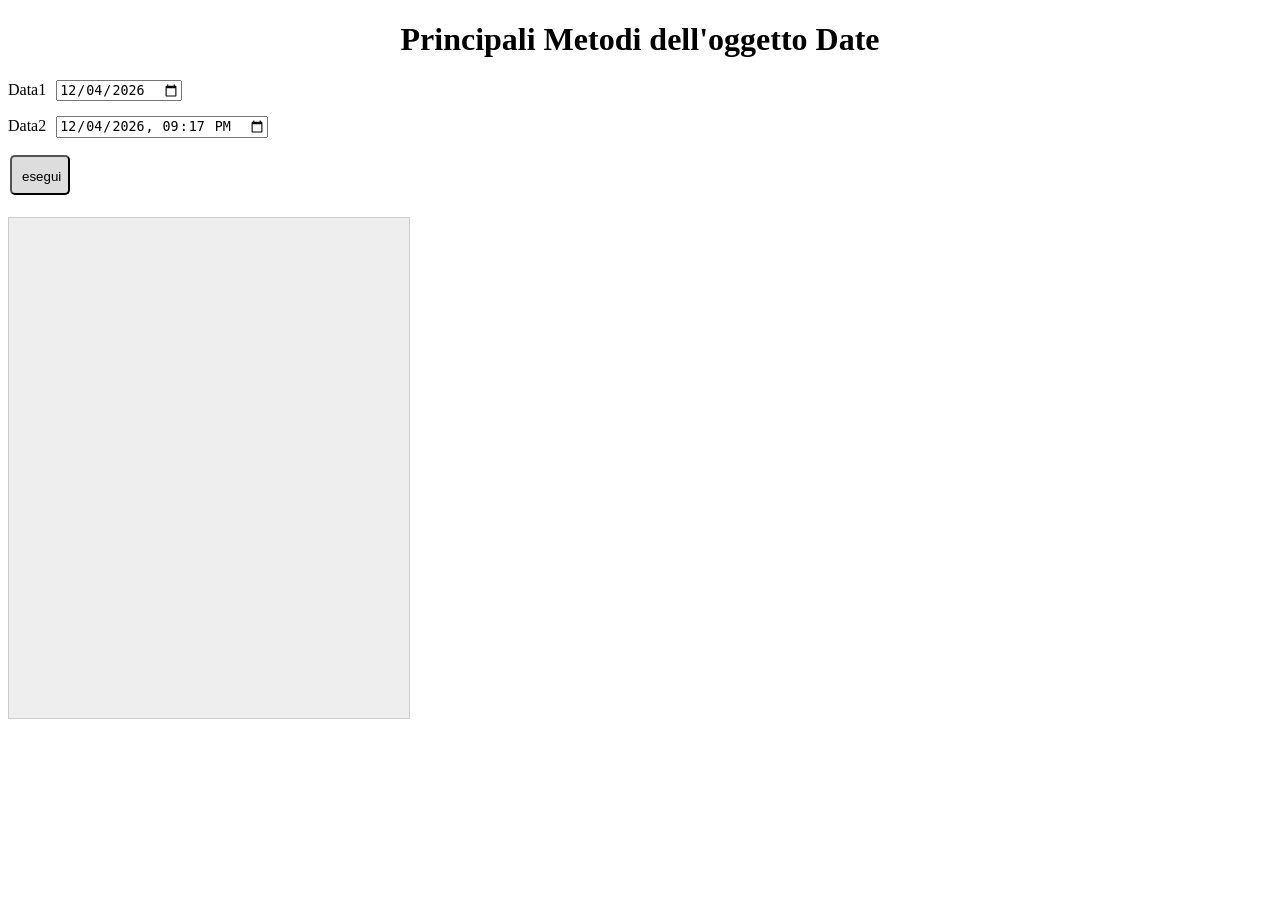
<file: 01 Richiami di JavaScript/Ese 01 Oggetto Date/index.html>
<!DOCTYPE html>
<html>
	<head>
		<title>DATE</title>
		<meta charset="UTF-8">
		<link rel="stylesheet" href="index.css"/>
		<script defer type="text/javascript" src="index.js"> </script>
	</head>

	<body>
		<h1> Principali Metodi dell'oggetto Date </h1>
		<span> Data1 </span> <input type="date" id="txtData1"> <br>
		<span> Data2 </span> <input type="datetime-local" id="txtData2"> <br>
		<button> esegui </button>

		<div id="log">	</div>
	</body>
</html>
</file>
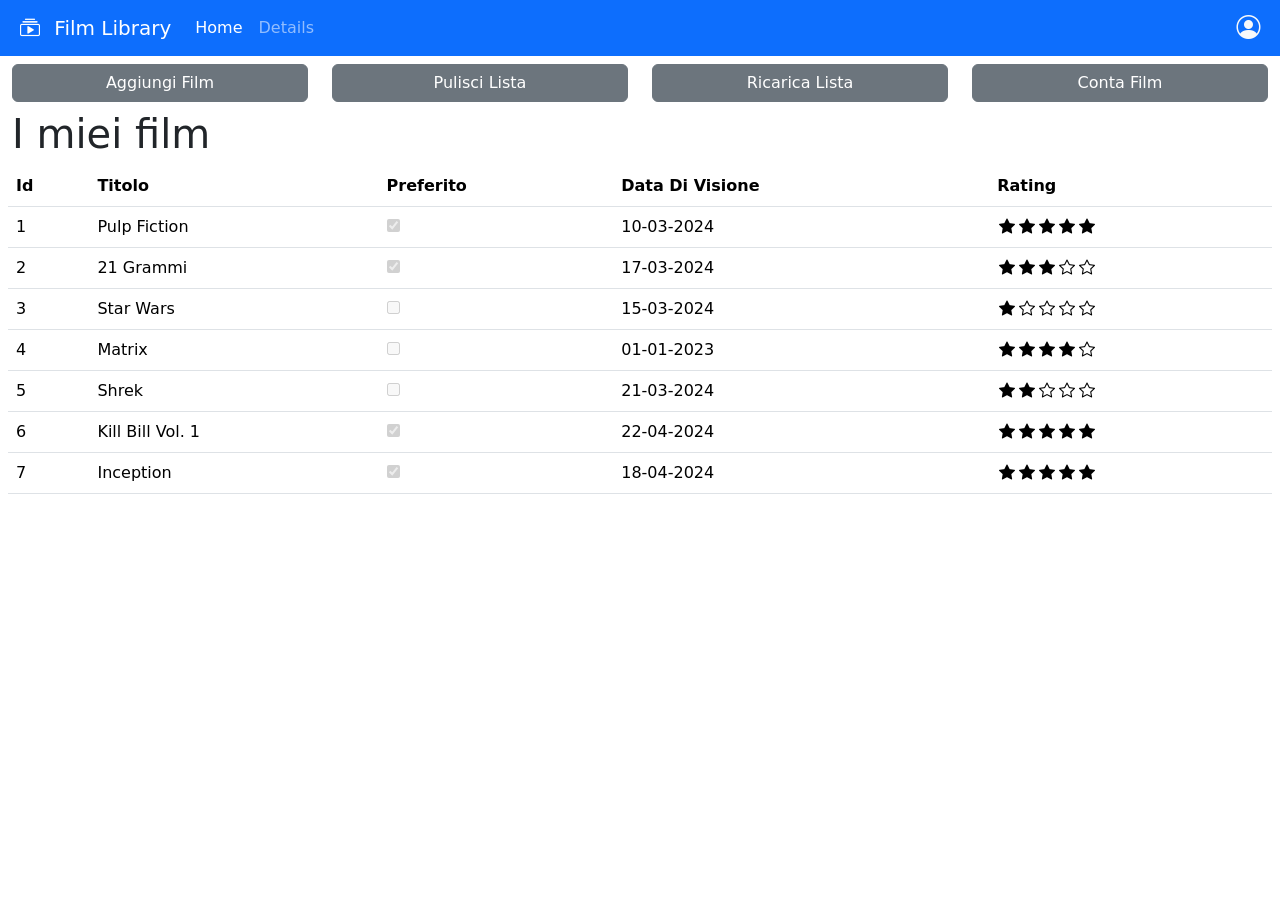
<file: 01 Richiami di JavaScript/Ese 02 Film/index.html>
<!DOCTYPE html>
<html>

<head>
    <title>Film Library</title>

    <!-- Bootstrap -->
    <link rel="stylesheet" href="bootstrap5/bootstrap.min.css" >
    <script src="bootstrap5/bootstrap.bundle.min.js"></script>
    <link rel="stylesheet" href="bootstrap5/bootstrap-icons.min.css">

    <!-- Local Files -->
    <link rel="stylesheet" href="index.css">
    <script src="index.js" defer></script>
</head>

<body>
    <!-- Modale conteggio Film -->
    <div class="modal fade" id="modal-count-films" tabindex="-1" >
        <div class="modal-dialog">
            <div class="modal-content">
                <div class="modal-header">
                    <h5 class="modal-title">Numero di film</h5>
					<!-- data-bs-dismiss fa sì che il button chiuda la modale -->
                    <button class="btn-close" data-bs-dismiss="modal"></button>
                </div>
                <div class="modal-body">
                    <p>Ci sono <span id="span-n-films"></span> film nella libreria</p>
                </div>
				<div class="modal-footer">
					<button class="btn btn-danger" data-bs-dismiss="modal">Chiudi</button>
					<button class="btn btn-success">Salva</button>
				</div>
            </div>
        </div>
    </div>
    
    <!-- Barra di navigazione Blu in alto -->
	<header>
		<!-- padding x = 1/2 spacer -->
        <nav class="navbar bg-primary navbar-dark navbar-expand-md  px-2">
            <div class="container-fluid">
			    <!-- icon and title-->
                <a class="navbar-brand" href="#">
					<i class="bi bi-collection-play me-2"></i>
					Film Library
				</a>
				<!-- Burger Button che compare quando si restringe la pagina -->
                <button class="navbar-toggler" data-bs-toggle="collapse"
                    data-bs-target="#navbarContent">
                    <span class="navbar-toggler-icon"></span>
                </button>				
				<!-- buttons -->
                <div class="collapse navbar-collapse" id="navbarContent">
					<!-- me = margin end (right) : impostato al valore auto 
					     mb = margin bottom : margin 0 per i teminali lg e 1/2 spacer in tutti gli altri casi -->
                    <ul class="navbar-nav me-auto mb-2 mb-lg-0">
                        <li class="nav-item">
                            <a class="nav-link active" href="#">Home</a>
                        </li>
                        <li class="nav-item">
                            <a class="nav-link" href="#">Details</a>
                        </li>
                    </ul>
					<!-- 2° contenitore automaticamente allineato a destra -->
                    <div>
						<!-- icona di login -->
                        <i class="bi bi-person-circle iconagrande text-light" id="btn-login"></i>
                    </div>
                </div>
            </div>
        </nav>
    </header>

    <main class="container-fluid">
	    <!-- visualizzato da js in corrispondenza del click sul pulsante di login -->
        <div class="alert alert-danger d-none alert-dismissible my-2 text-center" id="alert-login">
		    <!--  d-none significa display:none -->
            <i class="bi bi-exclamation-triangle"></i> 
			Login fallito. Riprova più tardi.
			<button class="btn-close"></button>
        </div>
        <div class="row">
			<!-- Nei terminali >= md il DIV occupa 3 celle.
			     Nei terminali  < md il DIV occupa l'intera riga 
				 my = margin asse y, cioè TOP e BOTTOM impostati a 1/2 spacer -->
            <div class="col-md-3 my-2">
                <button class="btn btn-secondary w-100" id="btn-add">Aggiungi Film</button>
            </div>
            <div class="col-md-3 my-2">
				<!-- 100% del genitore -->
                <button class="btn btn-secondary w-100" id="btnClear">Pulisci Lista</button>
            </div>
            <div class="col-md-3 my-2">
                <button class="btn btn-secondary w-100" id="btnReload">Ricarica Lista</button>
            </div>
            <div class="col-md-3 my-2">
                <button class="btn btn-secondary w-100" id="btnCount">Conta Film</button>
            </div>
        </div>
        <div class="row">
            <h1>I miei film</h1>
        </div>
		<!-- px = padding asse x cioè LEFT e RIGHT impostati a 1/2 spacer -->
        <div class="row px-2">
            <table class="table" id="film-table">
                <thead>
                    <tr>
                        <th>Id</th>
                        <th>Titolo</th>
                        <th>Preferito</th>
                        <th>Data Di Visione</th>
                        <th>Rating</th>
                    </tr>
                </thead>
                <tbody></tbody>
            </table>
        </div>
    </div>
    </main>
</body>

</html>
</file>
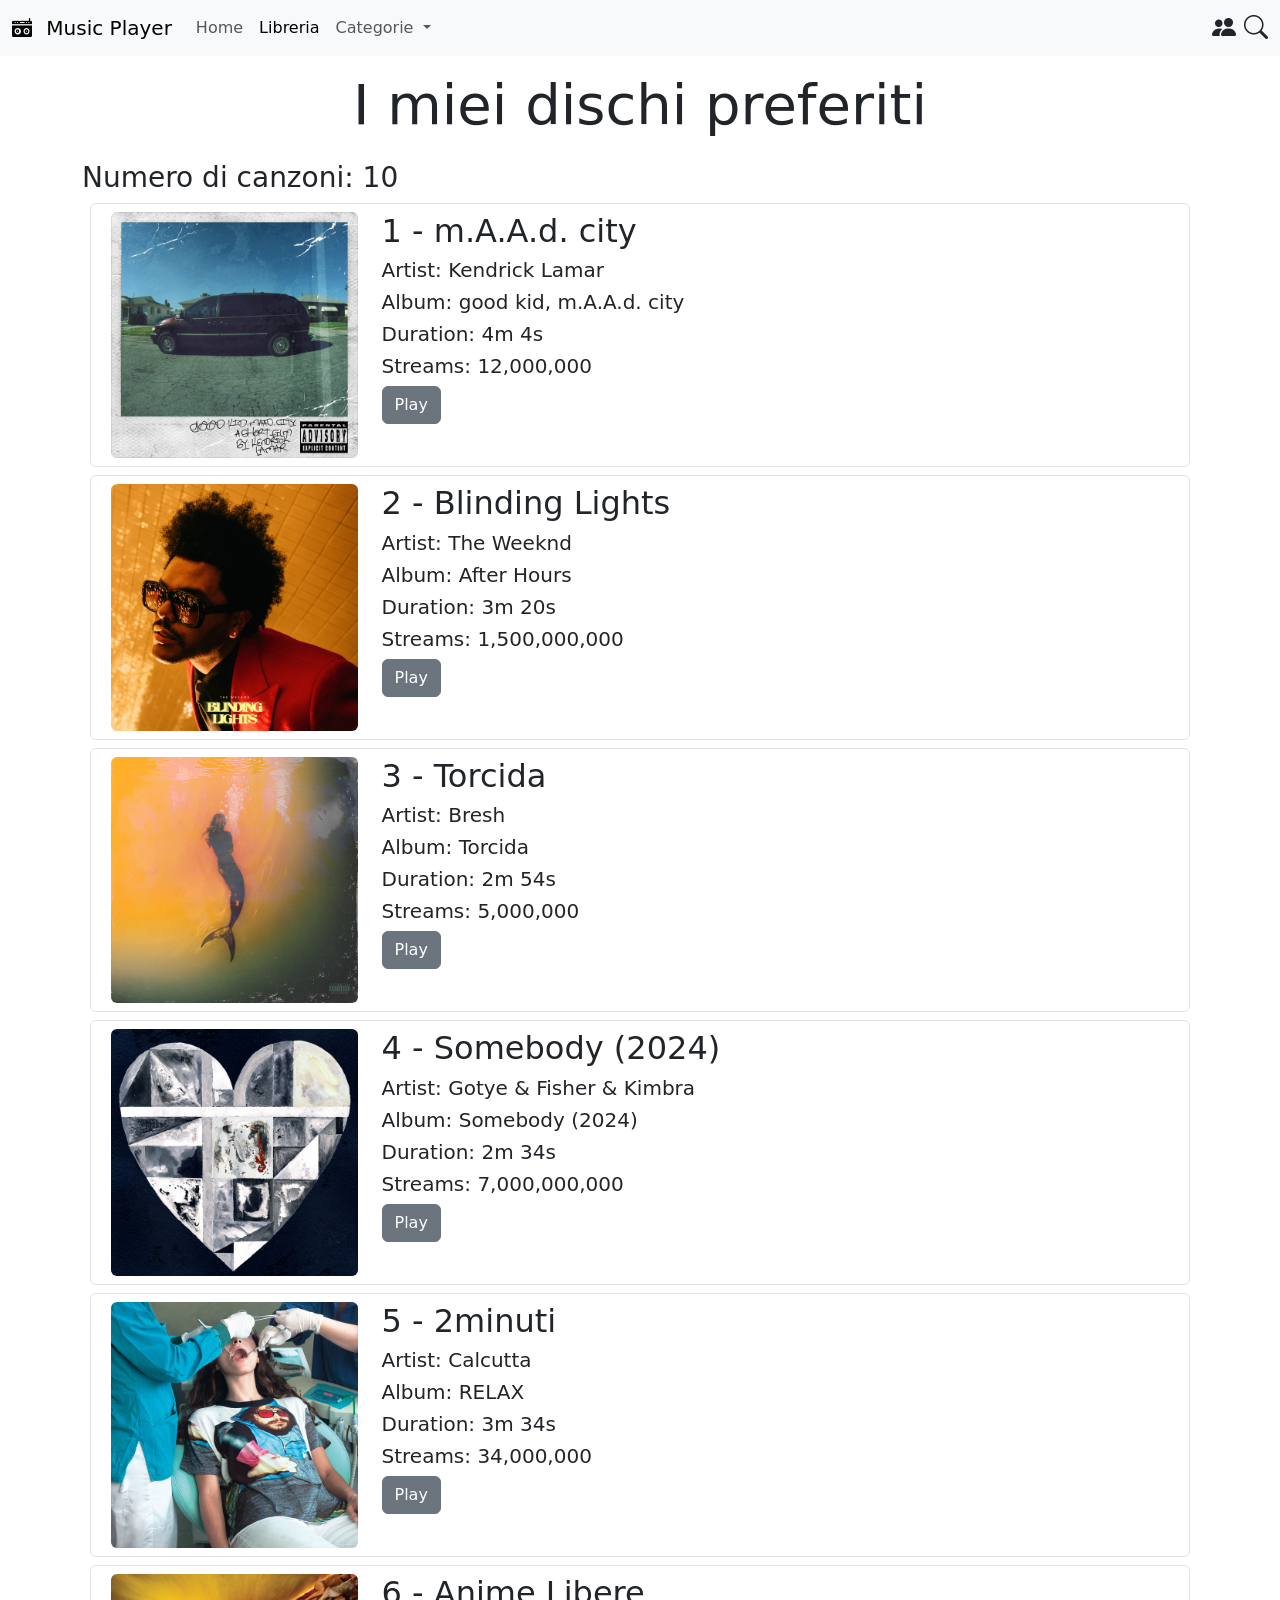
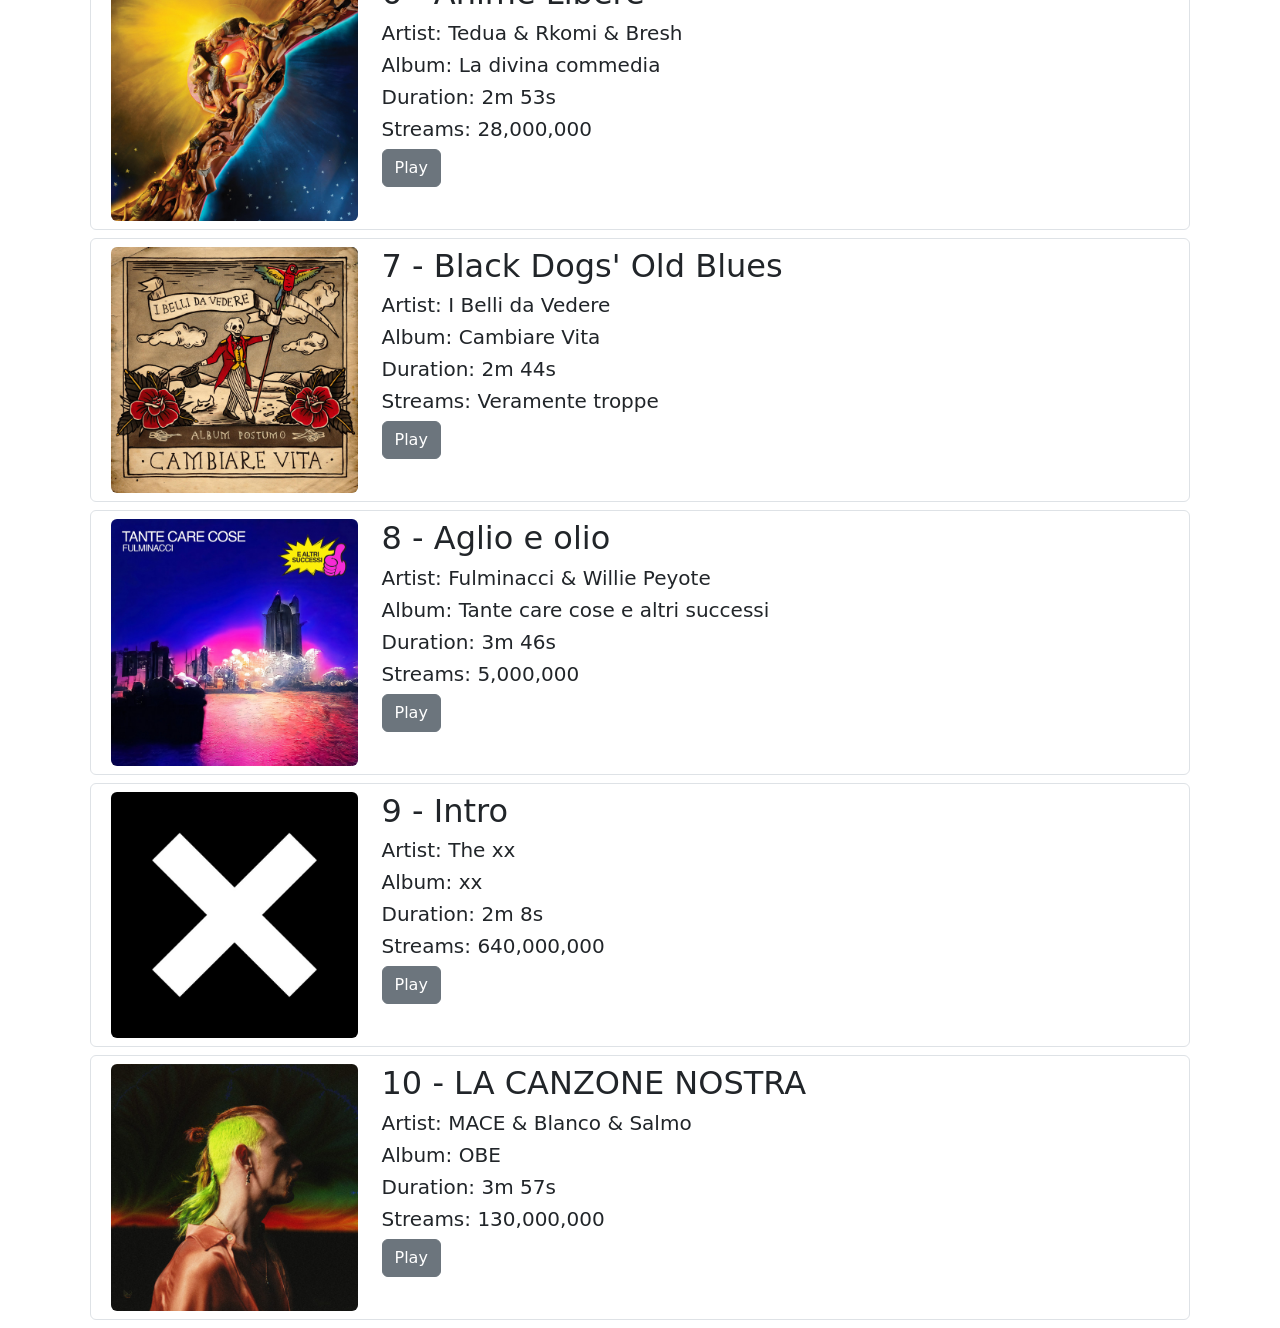
<file: 01 Richiami di JavaScript/Ese 03 Music/index.html>
<!DOCTYPE html>
<html>

<head>
    <title>Music Player</title>

    <!-- Bootstrap -->
    <link href="https://cdn.jsdelivr.net/npm/bootstrap@5.3.3/dist/css/bootstrap.min.css" rel="stylesheet"
        integrity="sha384-QWTKZyjpPEjISv5WaRU9OFeRpok6YctnYmDr5pNlyT2bRjXh0JMhjY6hW+ALEwIH" crossorigin="anonymous">
    <script src="https://cdn.jsdelivr.net/npm/bootstrap@5.3.3/dist/js/bootstrap.bundle.min.js"
        integrity="sha384-YvpcrYf0tY3lHB60NNkmXc5s9fDVZLESaAA55NDzOxhy9GkcIdslK1eN7N6jIeHz"
        crossorigin="anonymous"></script>
    <link rel="stylesheet" href="https://cdn.jsdelivr.net/npm/bootstrap-icons@1.11.3/font/bootstrap-icons.min.css">

    <!-- Local Files -->
    <link rel="stylesheet" href="index.css">
    <script src="songs.js"></script>
    <script src="index.js" defer></script>
</head>

<body>
    <!-- Barra di navigazione Blu in alto -->
    <header>
        <nav class="navbar navbar-expand-lg bg-light">
            <div class="container-fluid">
				<!-- icon and title-->
                <a class="navbar-brand" href="#">
                    <i class="bi bi-boombox-fill me-2"></i>
                    Music Player
                </a>
				<!-- Burger Button che compare quando si restringe la pagina -->
                <button class="navbar-toggler" data-bs-toggle="collapse"
                    data-bs-target="#navbarContent">
                    <span class="navbar-toggler-icon"></span>
                </button>
				<!-- buttons -->
                <div class="collapse navbar-collapse" id="navbarContent">
					<!-- me = margin end (right) : impostato al valore auto 
					     mb = margin bottom : margin 0 per i teminali >= lg e 
						 1/2 spacer in tutti gli altri casi -->				
                    <ul class="navbar-nav me-auto mb-2 mb-lg-0">
                        <li class="nav-item">
                            <a class="nav-link" href="#">Home</a>
                        </li>
                        <li class="nav-item">
                            <a class="nav-link active" href="#">Libreria</a>
                        </li>
                        <li class="nav-item dropdown">
                            <a class="nav-link dropdown-toggle" href="#"  data-bs-toggle="dropdown">
                                Categorie
                            </a>
                            <ul class="dropdown-menu">
                                <li><a class="dropdown-item active" href="#">All</a></li>
                                <li><a class="dropdown-item" href="#">Pop</a></li>
                                <li><a class="dropdown-item" href="#">Rap</a></li>
                                <li><a class="dropdown-item" href="#">Rock</a></li>
                            </ul>
                        </li>
                    </ul>
					<!-- 2° contenitore automaticamente allineato a destra -->
                    <div class="d-flex">
						<!-- icona amici -->
                        <i class="bi bi-people-fill me-2" id="i-friends"></i>
						<!-- icona search -->
                        <i class="bi bi-search" id="i-search"></i>
                    </div>
                </div>
            </div>
        </nav>
    </header>

    <div class="modal" id="play-modal" tabindex="-1" >
      <div class="modal-dialog">
        <div class="modal-content">
          <div class="modal-header">
            <h1 class="modal-title" id="exampleModalLabel">Ti piacerebbe!</h1>
            <button class="btn-close" data-bs-dismiss="modal"> </button>
          </div>
          <div class="modal-body">
            Paga qualche servizio di streaming vero se vuoi ascoltare <span id="song-title-modal"></span>.
          </div>
          <div class="modal-footer">
            <button class="btn btn-secondary" data-bs-dismiss="modal">Chiudi</button>
          </div>
        </div>
      </div>
    </div>
    
    <main class="container">
		<!-- DIV nascosto relativo agli amici -->
        <div class="alert alert-warning d-none my-2 text-center" id="alert-friends">
            Mi spiace, purtroppo non hai amici 
			<i class="bi bi-emoji-frown-fill"></i>
        </div>
		<!-- DIV nascosto relativo al search -->
        <input type="search" placeholder="Cerca..." class="w-100 my-2 d-none" id="txt-search"/>

        <h1>I miei dischi preferiti</h1>
		<div id="content"> </div>
    </main>
</body>

</html>
</file>
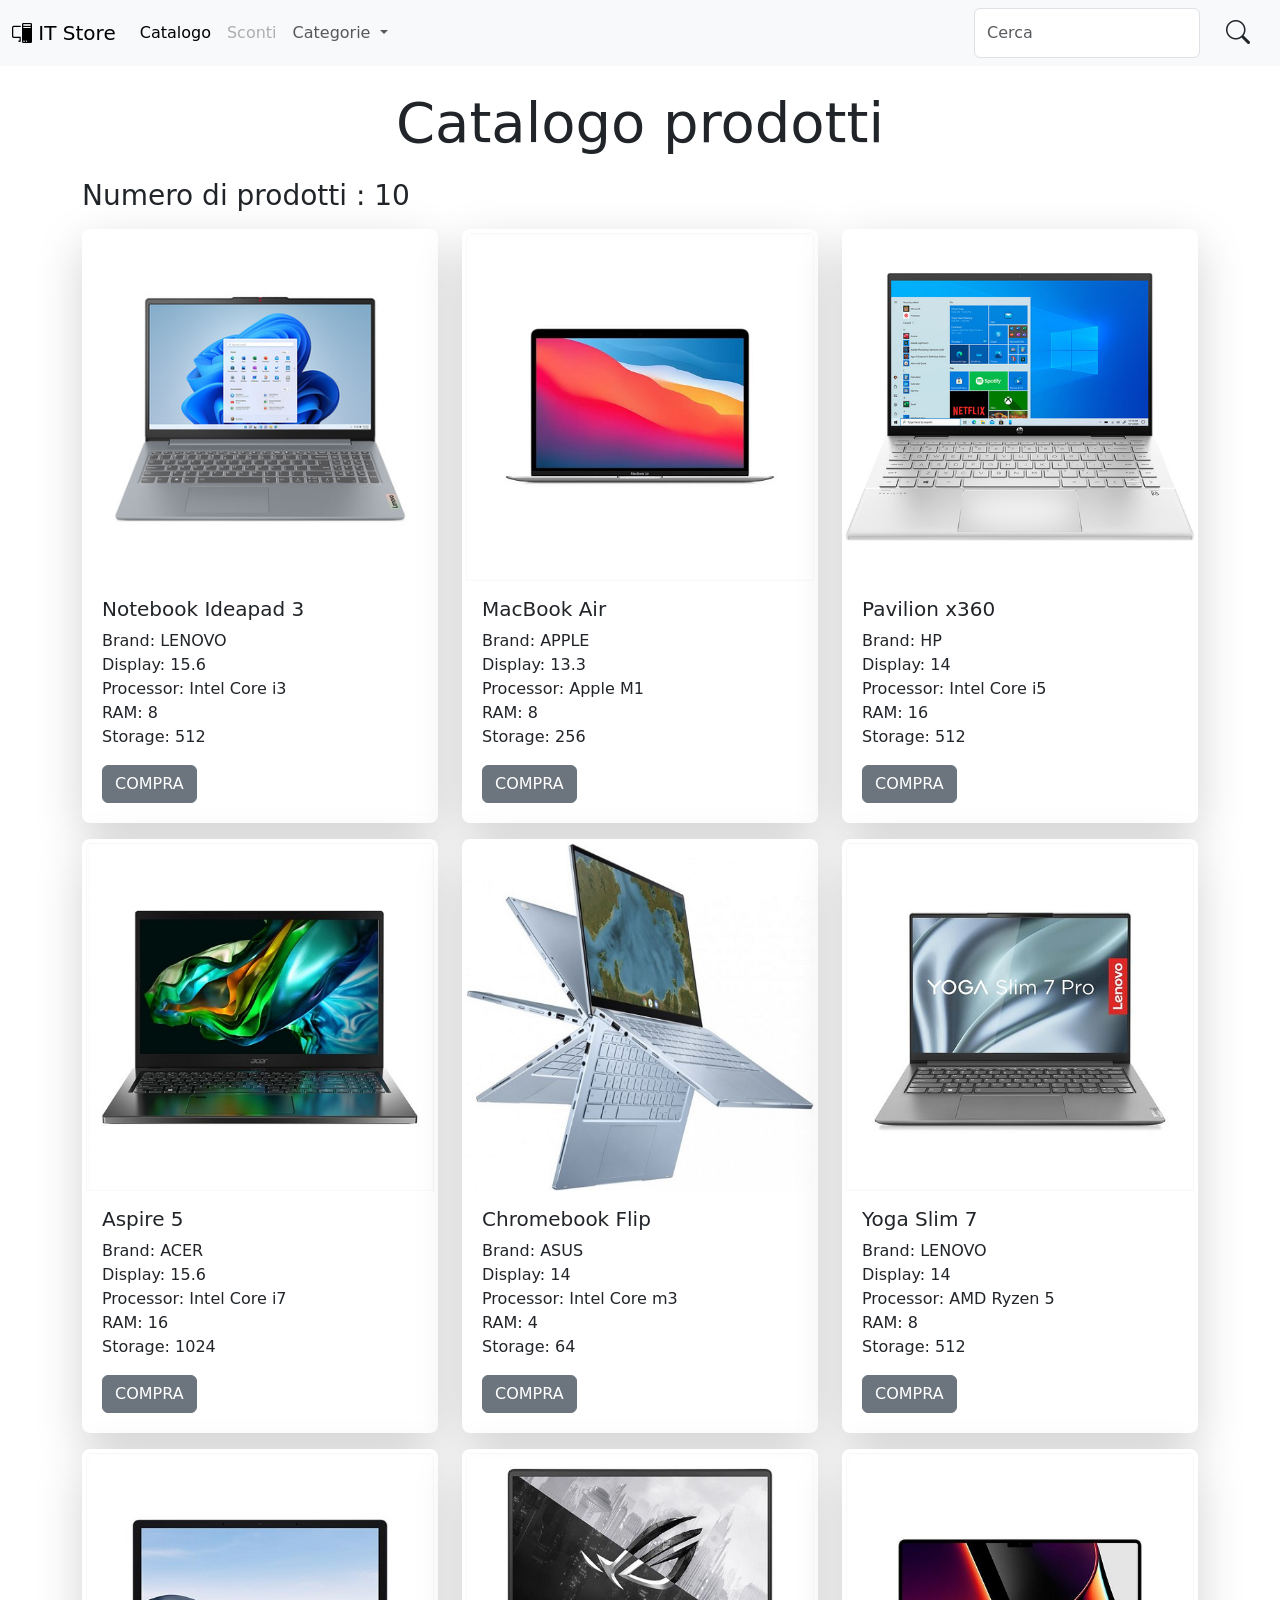
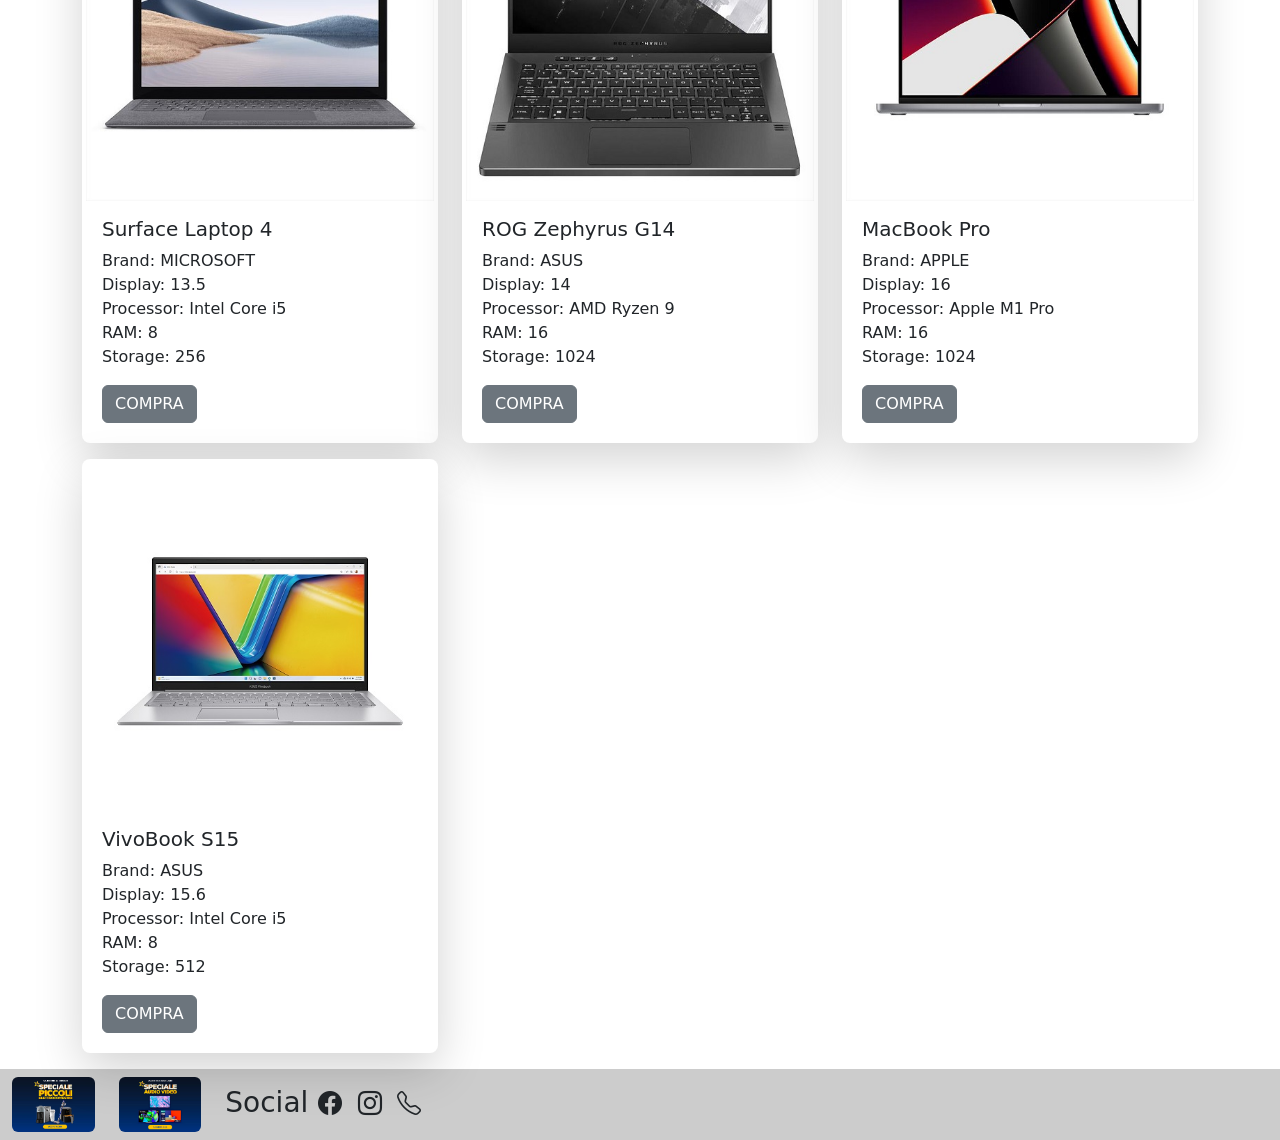
<file: 01 Richiami di JavaScript/Ese 04 Store/index.html>
<!DOCTYPE html>
<html>
<head>
    <title>IT Store</title>

    <!-- Bootstrap -->
    <link href="https://cdn.jsdelivr.net/npm/bootstrap@5.3.3/dist/css/bootstrap.min.css" rel="stylesheet"
        integrity="sha384-QWTKZyjpPEjISv5WaRU9OFeRpok6YctnYmDr5pNlyT2bRjXh0JMhjY6hW+ALEwIH" crossorigin="anonymous">
    <script src="https://cdn.jsdelivr.net/npm/bootstrap@5.3.3/dist/js/bootstrap.bundle.min.js"
        integrity="sha384-YvpcrYf0tY3lHB60NNkmXc5s9fDVZLESaAA55NDzOxhy9GkcIdslK1eN7N6jIeHz"
        crossorigin="anonymous"></script>
    <link rel="stylesheet" href="https://cdn.jsdelivr.net/npm/bootstrap-icons@1.11.3/font/bootstrap-icons.min.css">

    <!-- Local Files -->
    <link rel="stylesheet" href="index.css">
    <script src="store.js"></script>
    <script src="index.js" defer></script>
</head>

<body>
    <!-- Barra di navigazione Blu in alto -->
    <header>
        <nav class="navbar navbar-expand-lg bg-light">
            <div class="container-fluid">
				<!-- icon and title-->
                <a class="navbar-brand" href="#">
                    <i class="bi bi-pc-display"></i>
                    IT Store
                </a>
				<!-- Burger Button che compare quando si restringe la pagina -->
                <button class="navbar-toggler" data-bs-toggle="collapse"
                    data-bs-target="#navbarContent">
                    <span class="navbar-toggler-icon"></span>
                </button>
				<!-- buttons -->				
                <div class="collapse navbar-collapse" id="navbarContent">
					<!-- me = margin end (right) : impostato al valore auto 
					     mb = margin bottom : margin 0 per i teminali lg e 1/2 spacer in tutti gli altri casi -->				
                    <ul class="navbar-nav me-auto mb-2 mb-lg-0">
                        <li class="nav-item">
                            <a class="nav-link active" aria-current="page" href="#">Catalogo</a>
                        </li>
                        <li class="nav-item">
                            <a class="nav-link disabled" href="#">Sconti</a>
                        </li>
                        <li class="nav-item dropdown">
                            <a class="nav-link dropdown-toggle" href="#"  data-bs-toggle="dropdown">
                                Categorie
                            </a>
                            <ul class="dropdown-menu">
                                <li><a class="dropdown-item active" href="#">PC</a></li>
                                <li><a class="dropdown-item" href="#">Telefoni</a></li>
                                <li><a class="dropdown-item" href="#">Tv</a></li>
                                <li><a class="dropdown-item" href="#">Audio Player</a></li>
                            </ul>
                        </li>
                    </ul>
					<!-- 2° contenitore automaticamente allineato a destra -->
                    <div class="d-flex" id="form-search">
                        <input type="text" class="form-control me-2" id="txt-search" placeholder="Cerca">
                        <button class="btn" id="btn-search">
							<i class="bi bi-search" id="i-search"></i>
						</button>
                    </div>
                </div>
            </div>
        </nav>
    </header>

    <!-- Modal -->
    <div class="modal" id="buy-modal" tabindex="-1">
        <div class="modal-dialog">
            <div class="modal-content">
                <div class="modal-header">
                    <h2 class="modal-title" id="exampleModalLabel">Errore</h2>
                    <button type="button" class="btn-close" data-bs-dismiss="modal"> </button>
                </div>
                <div class="modal-body">
                    Il prodotto non è disponibile per la vendita.
                </div>
                <div class="modal-footer">
                    <button type="button" class="btn btn-secondary" data-bs-dismiss="modal">Chiudi</button>
                </div>
            </div>
        </div>
    </div>

    <main class="container">
        <div class="alert alert-secondary d-none text-center" id="alert-search">
           <span class="align-middle me-2"> Mi spiace, purtroppo la ricerca non è ancora stata implementata </span>
			<i class="bi bi-emoji-frown-fill fs-2 align-middle"></i>
        </div>
		
        <h1>Catalogo prodotti</h1>
		<div id="content"> </div>
    </main>

    <footer class="container-fluid sfondo">
        <div class="row">
            <div class="col-sm-2 col-lg-1">
                <img src="img/footer/img1.jpg" class="w-100 rounded" />
            </div>
            <div class="col-sm-2 col-lg-1">
                <img src="img/footer/img2.jpg" class="w-100 rounded" />
            </div>
            <div class="col align-self-center">
                <h3>Social</h3>
                <i class="bi bi-facebook"></i>
                <i class="bi bi-instagram"></i>
                <i class="bi bi-telephone"></i>
            </div>
        </div>
    </footer>
</body>

</html>
</file>
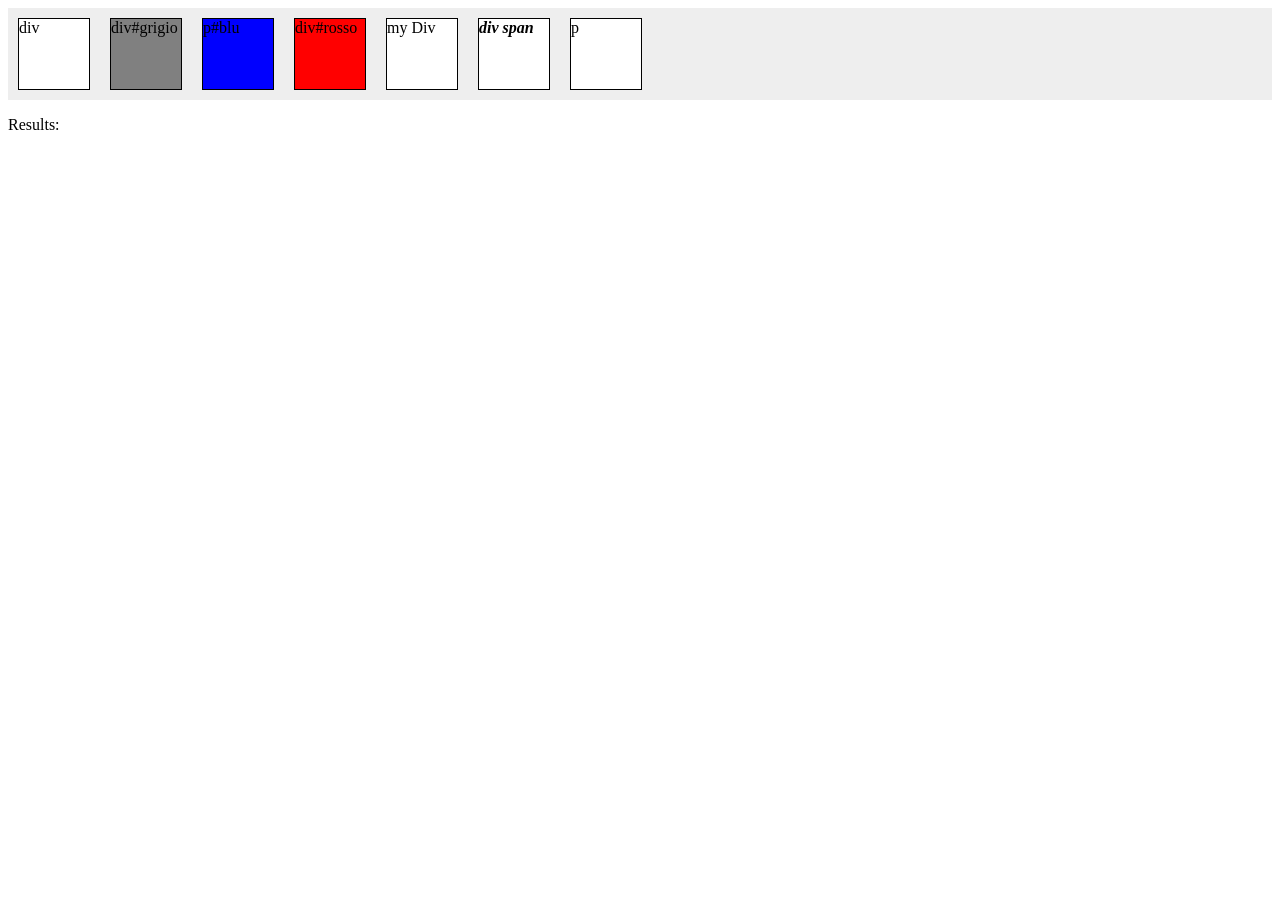
<file: 01 Richiami di JavaScript/Ese 05 pseudoselettori CSS/index.html>
<!DOCTYPE html>
  
<html>
<head lang="it">
    <meta charset="UTF-8">
    <title>Esercizio 11</title>
	<link rel="stylesheet" href="index.css"/>
    <script type="application/javascript" src="index.js"></script>
</head>

<body>
	<div id="wrapper">
	  <!-- 1 -->
		<div>div</div>		 
	  <!-- 2 -->
		<div id="grigio" style="background-color:gray">div#grigio</div>
	  <!-- 3 -->
		<p id="blu" style="background-color:blue">p#blu</p>
	  <!-- 4 -->
		<div id="rosso" style="background-color:red">div#rosso</div>	 
	  <!-- 5 -->
		<div> my Div </div>	 
	  <!-- 6 -->
		<div> <span style="font-style:italic;font-weight:bold"> div span </span> </div>	 
	  <!-- 7 -->
		<p>p</p>
	</div>	

	<p> Results: </p>
	<p id="txtRis"> </p> 
</body>
</html>
</file>
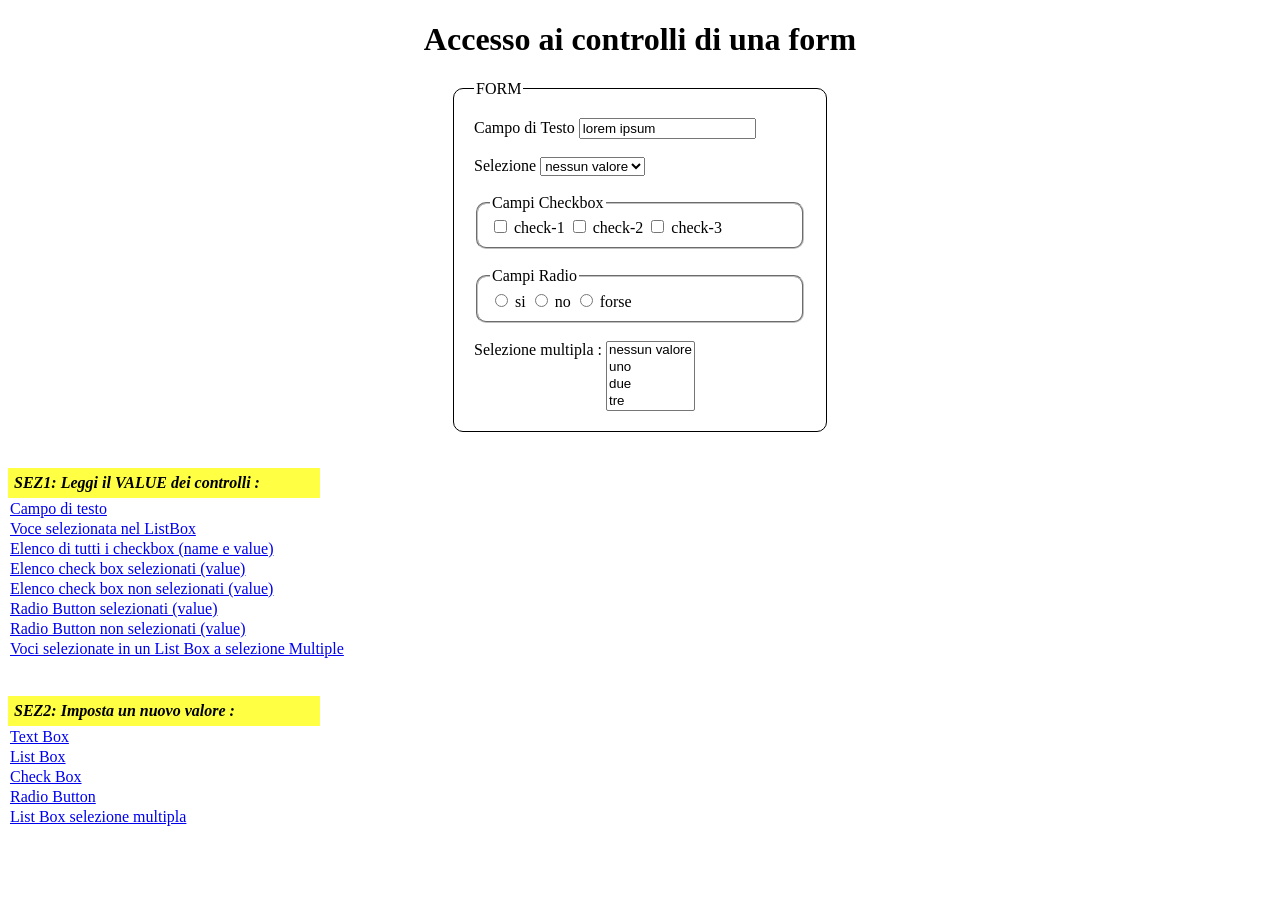
<file: 01 Richiami di JavaScript/Ese 07 Form e Controlli/index.html>
<!DOCTYPE html>
<html>

<head lang="it">
	<meta charset="UTF-8">
	<title>Ese07</title>
	<link rel="stylesheet" href="index.css" />
	<script defer src="index.js"></script>
</head>

<body>
	<h1>Accesso ai controlli di una form </h1>
	<fieldset>
		<legend> FORM </legend>
		<form id="form1">
			<!-- Text Box -->
			<label>
				Campo di Testo <input type="text" value="lorem ipsum" />
			</label>
			<br /> <br />

			<!-- List Box -->
			<label>
				Selezione
				<select>
					<!-- Notare che la prima option non ha value -->
					<option selected>nessun valore</option>
					<option value="1">uno</option>
					<option value="2">due</option>
					<option value="3">tre</option>
				</select>
			</label>
			<br /> <br />

			<!-- Check Box -->
			<fieldset style="width:300px">
				<legend>Campi Checkbox</legend>
				<label>
					<input type="checkbox" name="chk" value="opzione1" data-index="1" />
					check-1
				</label>
				<label>
					<input type="checkbox" name="chk" data-index="2" />
					check-2
				</label>
				<label>
					<input type="checkbox" name="chk" value="opzione3" data-index="3" />
					check-3
				</label>
			</fieldset>
			<br />

			<!-- Radio Button -->
			<fieldset style="width:300px">
				<legend>Campi Radio</legend>
				<label> <input type="radio" name="opt" value="si" data-index="1"/> si </label>
				<label> <input type="radio" name="opt" value="no" data-index="2"/> no </label>
				<label> <input type="radio" name="opt" value="forse" data-index="3"/> forse </label>
			</fieldset>
			<br />

			<!-- List Box a selezione multipla-->
			Selezione multipla :
			<select multiple>
				<option>nessun valore</option>
				<option value="1">uno</option>
				<option value="2">due</option>
				<option value="3">tre</option>
			</select>
		</form>
	</fieldset>


	<br /> <br />

	<div> SEZ1: Leggi il VALUE dei controlli :</div>
	<p><a href="#" onclick="visualizza(1);"> Campo di testo</a></p>
	<p><a href="javascript:visualizza(2);"> Voce selezionata nel ListBox</a></p>
	<p><a href="javascript:visualizza(3);"> Elenco di tutti i checkbox (name e value)</a></p>
	<p><a href="javascript:visualizza(4);"> Elenco check box selezionati (value)</a></p>
	<p><a href="javascript:visualizza(5);"> Elenco check box non selezionati (value)</a></p>
	<p><a href="javascript:visualizza(6);"> Radio Button selezionati (value)</a> </p>
	<p><a href="javascript:visualizza(7);"> Radio Button non selezionati (value)</a></p>
	<p><a href="javascript:visualizza(8);"> Voci selezionate in un List Box a selezione Multiple</a> </p>
	<br /> <br />

	<div> SEZ2: Imposta un nuovo valore :</div>
	<p><a href="javascript:imposta(1);">Text Box</a></p>
	<p><a href="javascript:imposta(2);">List Box</a></p>
	<p><a href="javascript:imposta(3);">Check Box</a></p>
	<p><a href="javascript:imposta(4);">Radio Button</a></p>
	<p><a href="javascript:imposta(5);">List Box selezione multipla</a></p>

</body>

</html>
</file>
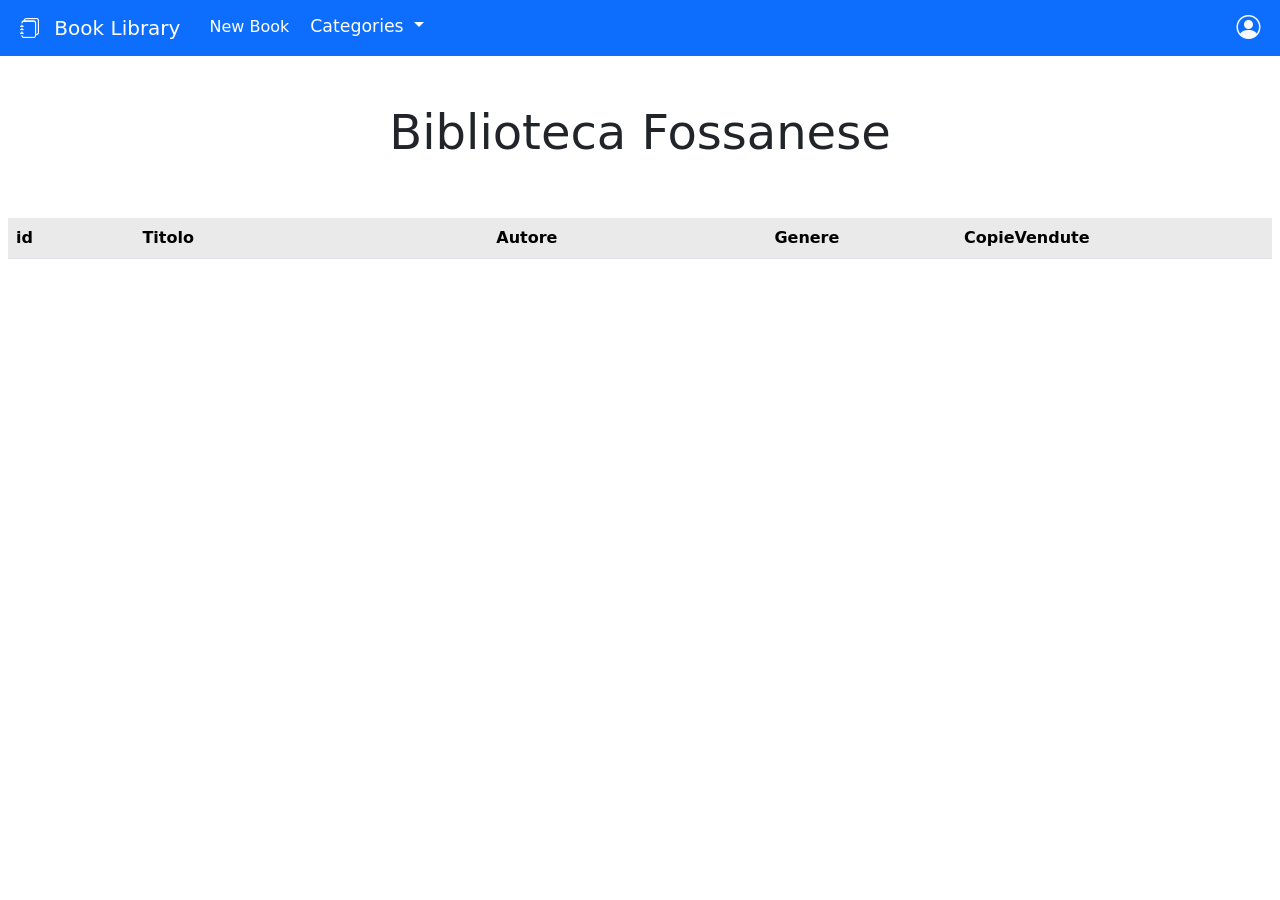
<file: 01 Richiami di JavaScript/Verifica Biblioteca/index.html>
<!DOCTYPE html>
<html>

<head>
    <title>Book Library</title>

    <!-- Bootstrap -->
    <link rel="stylesheet" href="./bootstrap5/bootstrap.min.css" >
    <link rel="stylesheet" href="./bootstrap5/bootstrap-icons.min.css">
    <script defer src="./bootstrap5/bootstrap.bundle.min.js"></script>

    <!-- Local Files -->
    <link rel="stylesheet" href="./index.css">
    <script src="./biblioteca.js"></script>
    <script defer src="./index.js"></script>
</head>

<body>
    <!-- Modale Dettagli -->
    <div class="modal fade" id="modal-details" tabindex="-1" >
        <div class="modal-dialog">
            <div class="modal-content">
                <div class="modal-header">
                    <h5 class="modal-title">Dettagli</h5>
					<!-- data-bs-dismiss fa sì che il button chiuda la modale -->
                    <button class="btn-close" data-bs-dismiss="modal"></button>
                </div>
                <div class="modal-body">
                    <div class="card shadow p-3">

					</div>
                </div>
				<div class="modal-footer">
					<button type="button" class="btn btn-danger" data-bs-dismiss="modal">Chiudi</button>
				</div>
            </div>
        </div>
    </div>

    <!-- Modale Nuovo Film -->
    <div class="modal fade" id="modal-add-newbook" tabindex="-1" >
        <div class="modal-dialog">
            <div class="modal-content">
                <div class="modal-header">
                    <h5 class="modal-title">Add New Book</h5>
					<!-- data-bs-dismiss fa sì che il button chiuda la modale -->
                    <button class="btn-close" data-bs-dismiss="modal"></button>
                </div>
                <div class="modal-body">
                    <div class="card shadow p-3">
						<div> <!-- contenitore dei dettagli -->   
							<div class="row mb-2">
							  <div class="col-4 fw-bold text-end">Id</div>
							  <div class="col-8"><input type="text" class="form-control"></div>
							</div>

							<div class="row mb-2">
							  <div class="col-4 fw-bold text-end">Titolo</div>
							  <div class="col-8"><input type="text" class="form-control"></div>
							</div>

							<div class="row mb-2">
							  <div class="col-4 fw-bold text-end">Autore</div>
							  <div class="col-8"><input type="text" class="form-control"></div>
							</div>

							<div class="row mb-2">
							  <div class="col-4 fw-bold text-end">Anno</div>
							  <div class="col-8"><input type="text" class="form-control"></div>
							</div>

							<div class="row mb-2">
							  <div class="col-4 fw-bold text-end">Genere</div>
							  <div class="col-8"><input type="text" class="form-control"></div>
							</div>

							<div class="row mb-2">
							  <div class="col-4 fw-bold text-end">Pagine</div>
							  <div class="col-8"><input type="text" class="form-control"></div>
							</div>

							<div class="row mb-2">
							  <div class="col-4 fw-bold text-end">Copie Vendute</div>
							  <div class="col-8"><input type="text" class="form-control"></div>
							</div>

							<div class="row mb-2">
							  <div class="col-4 fw-bold text-end">Copertina</div>
							  <div class="col-8"><input type="text" class="form-control"></div>
							</div>
						</div>
					</div>                    
                </div>
				<div class="modal-footer">
					<button type="button" class="btn btn-danger" data-bs-dismiss="modal">Chiudi</button>
					<button type="button" class="btn btn-success">Salva</button>
				</div>
            </div>
        </div>
    </div>

    
    <!-- Barra di navigazione -->
	<header>
        <nav class="navbar bg-primary navbar-dark navbar-expand-md  px-2 fixed-top">
            <div class="container-fluid">
                <a class="navbar-brand" href="#">
					<i class="bi bi-journals  me-2"></i>
					Book Library
				</a>
				<!-- Burger Button che compare quando si restringe la pagina -->
                <button class="navbar-toggler" data-bs-toggle="collapse"
                    data-bs-target="#navbarContent">
                    <span class="navbar-toggler-icon"></span>
                </button>				
				<!-- buttons -->
                <div class="collapse navbar-collapse" id="navbarContent">
                    <ul class="navbar-nav me-auto mb-2 mb-lg-0">
                        <li class="nav-item">
                             <button class="btn btn-primary" style="font-size:12pt;">New Book</button>
                        </li>
                        <li class="nav-item dropdown">
                            <button class="btn btn-primary nav-link dropdown-toggle text-white" style="font-size:13pt; padding-top:5.1px;" href="#"  data-bs-toggle="dropdown">
                                Categories
                            </button>
                            <ul class="dropdown-menu">
                                <li><a class="dropdown-item active" href="#">All</a></li>
                                <li><a class="dropdown-item" href="#">Fantasy</a></li>
                                <li><a class="dropdown-item" href="#">Romanzo</a></li>
                                <li><a class="dropdown-item" href="#">Distopico</a></li>
                                <li><a class="dropdown-item" href="#">Storico</a></li>
                            </ul>
                        </li>
                    </ul>

					<!-- 2° contenitore automaticamente allineato a destra -->
                    <div>
						<!-- icona di login -->
                        <i class="bi bi-person-circle fs-4 text-light" id="btnLogin"></i>
                    </div>
                </div>
            </div>
        </nav>
    </header>

    <main class="container-fluid" style="padding-top:56px;">
	    <!-- LOGIN alert -->
        <div class="alert alert-danger d-none alert-dismissible my-2 text-center" id="alert-login">
            <i class="bi bi-exclamation-triangle"></i> 
			Login fallito. Riprova più tardi.
			<button type="button" class="btn-close"></button>
        </div>
		
        <div class="row">
            <h1 class="text-center py-5" style="font-size:3rem;">Biblioteca Fossanese</h1>
        </div>
		
        <!-- Tabella principale-->
		<div class="row px-2">
            <table class="table" id="film-table">
                <thead>
                    <tr>
                        <th width="10%">id</th>
                        <th width="28%">Titolo</th>
                        <th width="22%">Autore</th>
                        <th width="15%">Genere</th>
                        <th width="15%">CopieVendute</th>
						<th width="5%"> <!-- lente --> </th>
						<th width="5%"> <!-- cestino --> </th>
                    </tr>
                </thead>
                <tbody></tbody>
            </table>
        </div>
    </div>
    </main>
</body>

</html>
</file>
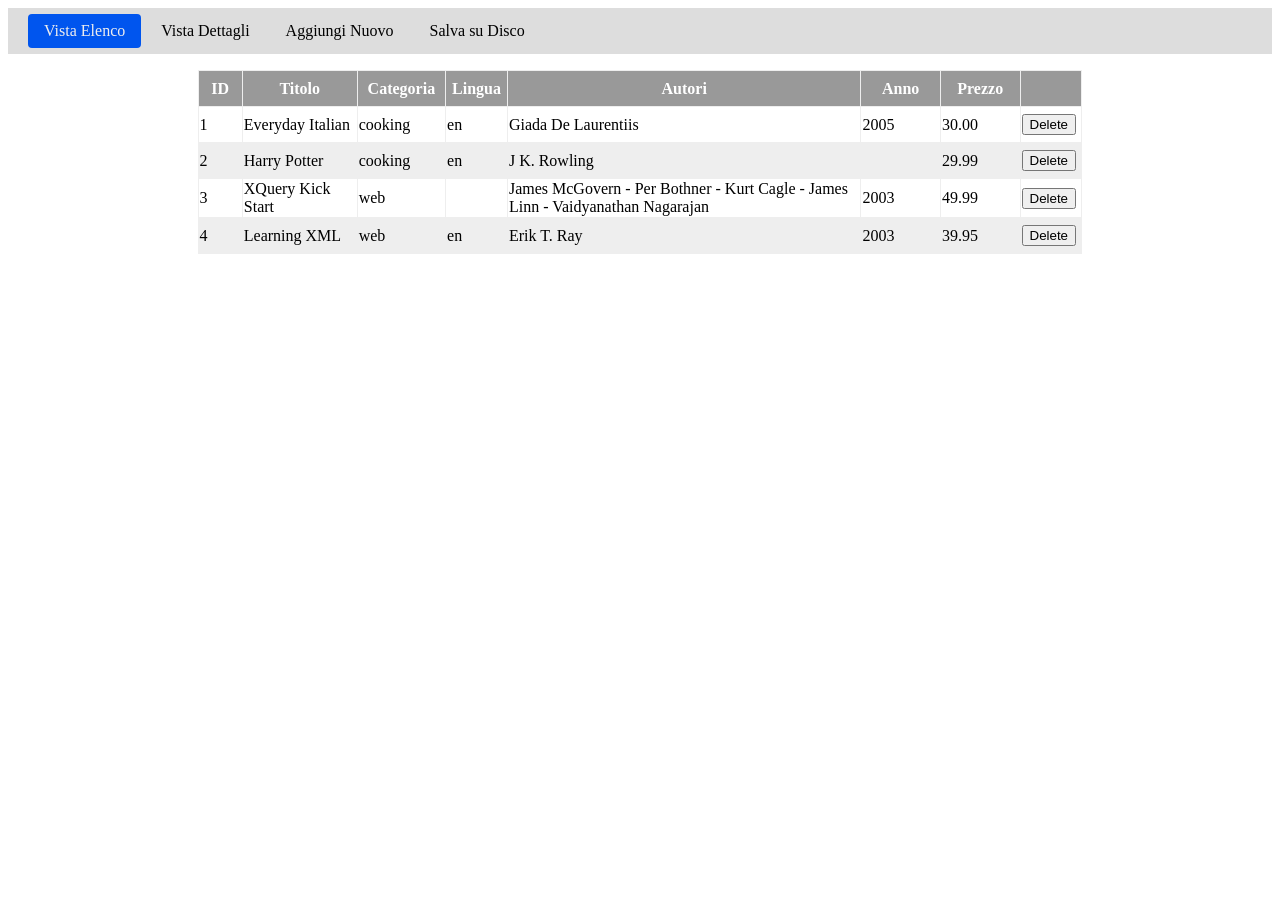
<file: 02 XML e JSON/Ese11 Bookstore XML/index.html>
<!DOCTYPE HTML>
<html>

<head>
    <title>XML</title>	
    <meta charset="utf-8" />
    <link rel="stylesheet" href="index.css">
	<script type="application/javascript" src="./data/bookstore.js"></script>
	<script defer type="application/javascript" src="./index.js"></script>
</head>

<body>
    <header>
		<div class="headerBtn"> Vista Elenco </div>
		<div class="headerBtn"> Vista Dettagli </div>
		<div class="headerBtn"> Aggiungi Nuovo </div>
		<div class="headerBtn"> Salva su Disco </div>
	</header>

    <main id="container">
        <h1>Book Store</h1>
		
		<div id="list-view"> 
		    <div class="nBooks"> </div>
			<table border="1">
				<thead>			
					<tr>
						<th>ID</th>
						<th>Titolo</th>
						<th>Categoria</th>
						<th>Lingua</th>
						<th>Autori</th>
						<th>Anno</th>
						<th>Prezzo</th>
						<th> </th>  <!-- pulsante delete -->
					</tr>			
				</thead>
				<tbody id="tabLibri">

				</tbody>
			</table>			
		</div>
		
		<div id="details-view">
			<div class="details"> </div>
			<div class="buttons">
				<button class="button">Primo</button>
				<button class="button">Indietro</button>
				<span> </span>
				<button class="button">Avanti</button>
				<button class="button">Ultimo</button>
				<button class="button">Elimina</button>
			</div>
		</div>


		<div id="add-view"> 
			<div class="details"> 
			    <label> Id : </label>
				<input type="number" id="txtId">
				
			    <label> Titolo : </label>
				<input type="text" id="txtTitolo">
				
			    <label> Categoria : </label>
				<input type="text" id="txtCategoria">
				
			    <label> Lingua : </label>
				<input type="text" id="txtLingua">
				
			    <label> Autori : </label>
				<input type="text" id="txtAutori">
				
			    <label> Anno : </label>
				<input type="number" id="txtAnno" min="1900" max="">
				
			    <label> Prezzo : </label>
				<input type="number" id="txtPrezzo">
			</div>
			
			<div class="buttons">
				<button class="button">Add</button>
			</div>
		</div>
		
    </main>

</body>
</html>
</file>
<file: 01 Richiami di JavaScript/Ese 01 Oggetto Date/index.css>
h1{
	text-align:center;
}

input{
	margin-bottom:15px;
	margin-left:6px;
	margin-right:15px;
}

button{
	display:inline-block;
	width:60px;
	height:40px;			
	margin:2px;
	padding:10px;
	text-align:center;
	line-height:20px;
	background-color: #ddd;
	border-radius:5px;
}

#log{
	width:400px;
	height:500px;
	overflow:auto;
	border:1px solid #ccc;
	margin-top:20px;
	background-color:#eee;
}
</file>
<file: 01 Richiami di JavaScript/Ese 02 Film/index.css>
.iconagrande {
    font-size: 150%;
}

#film-table i {
    padding: 0 2px;
}

i, a {
    cursor: pointer;
}

.bi-star, .bi-star-fill {
    cursor: default;
}
</file>
<file: 01 Richiami di JavaScript/Ese 03 Music/index.css>
.bi-search, .bi-people-fill {
  font-size: 1.5rem;
  cursor: pointer;
}

h1{
	text-align:center;
	font-size: 3.5em;
	padding:15px;
}
</file>
<file: 01 Richiami di JavaScript/Ese 04 Store/index.css>
.bi-search, .bi-people-fill, .bi-facebook, .bi-instagram, .bi-telephone {
  font-size: 1.5rem;
  cursor: pointer;
  margin: 0 5px;
}

main, .alert, .row > * {
  margin-top: .5rem;
  margin-bottom: .5rem;
}

.card {
  padding: .25rem !important;
}

h1{
	text-align:center;
	font-size: 3.5em;
	padding:15px;
}

footer h3 {
	display:inline;
}

footer.sfondo{
	background-color:#CCC;  
}
</file>
<file: 01 Richiami di JavaScript/Ese 05 pseudoselettori CSS/index.css>
#wrapper{ 
	background-color:#eee;	 
	/* per 'sentire' gli elementi float */
	overflow:auto;
}	

#wrapper div, #wrapper p{
	width:70px;
	height:70px;
	border:1px solid black;
	margin:10px;
	cursor:pointer;
	background-color:white;	 
	float:left;
}
</file>
<file: 01 Richiami di JavaScript/Ese 07 Form e Controlli/index.css>
p {
	padding:0; 
	margin:2px 
} 

h1{
	text-align:center;
}

body  fieldset{
	border-radius:10px;
}

body > fieldset{
	width:320px;
	margin: 0 auto;
	padding: 20px;
	border: 1px solid black;			
}
		
select:last-of-type{
	vertical-align:top;
}

div{
	width:300px;
	padding:6px;
	background-color:#FF4;	
	font-weight:bold;	
	font-style:italic;			
}
</file>
<file: 01 Richiami di JavaScript/Verifica Biblioteca/index.css>
i, a {
    cursor: pointer;
}

.bi-star, .bi-star-fill {
    cursor: default;
}


th {
    background-color: #eaeaea !important;
}
</file>
<file: 02 XML e JSON/Ese11 Bookstore XML/index.css>
h1{
	text-align:center;
}

/* *********************************************** */
header{
	background-color:#DDD;
	padding:6px 20px;
}

.headerBtn {
	padding: 8px 16px;
	display:inline-block;
	border-radius:4px;
	user-select:none;
}

.headerBtn:hover{
	cursor:pointer;	
}

.active{
	background-color:#05E; 
	color:#EEE;
}

/* LIST VIEW ************************************ */
.nBooks{
	padding:0px 12px 16px 12px;
	font-size:16pt;
	width:70%;
	margin:0 auto;
}

table{
	width:70%;
	margin:0 auto;
    border-collapse: collapse;
}

table tr{
	height:36px;
}

table tr:nth-child(even) {
    background: #eee;
}


table td, table th{
	border-color:#EEE;
}

table th{
	background-color: #999;
	color:white;
}

table td:nth-of-type(1) {width:5%;}
table td:nth-of-type(2) {width:13%;}
table td:nth-of-type(3) {width:10%;}
table td:nth-of-type(4) {width:7%;}
table td:nth-of-type(5) {width:40%;}
table td:nth-of-type(6) {width:9%;}
table td:nth-of-type(7) {width:9%;}
table td:nth-of-type(8) {width:7%;}
	
@media screen and (max-device-width:1024px), screen and (max-width:1024px){
	table, .nBook{
		width:90%;
	}
}

@media screen and (max-device-width:900px), screen and (max-width:900px){
	table, .nBook{
		width:100%;
	}
}


/* DETAILS VIEW ************************************ */
.details {
    background-color: white;
    display: grid;
    width: 480px;
    grid-template-columns: 100px auto;
    grid-template-rows: 40px 40px 40px 40px 40px 40px;
    grid-column-gap: 15px;
    grid-row-gap: 5px;
    margin: 10px auto;
	padding:12px;
    border: 1px solid black;
    border-radius: 6px;
}

.details>* {
	margin:0;
	padding:0;
	padding-top:10px;
    height:40px;
}

.details>label {
    text-align: right;
    font-weight: bold;
}

.details>input {
	font-size:13pt;	
	padding:0;
	margin:0;
}
 
.buttons {
    margin: 10px auto;
    width: 460px;
    text-align:center;
}

.button {
    padding: 5px 10px;
    width: 100px;
    margin: 5px 0;
    border-radius: 6px;
	font-weight:bold;
}

.buttons span{
	padding-left:10px;
	padding-right:10px;
	font-weight:bold;
	font-size:14pt;	padding-left:10px;

}
</file>
